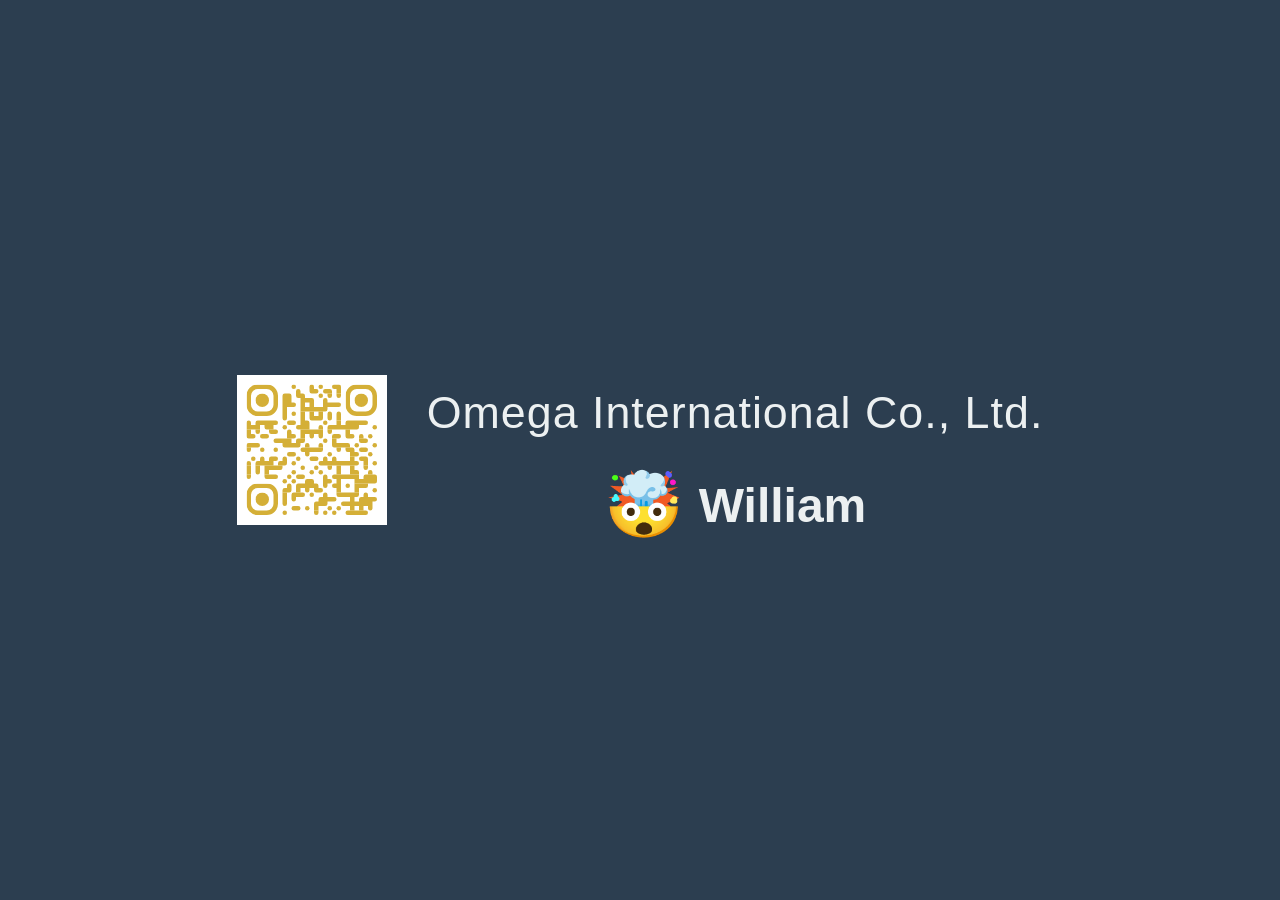
<file: index.html>
<!DOCTYPE html>
<html lang="zh-TW">

<head>
    <meta charset="UTF-8">
    <meta http-equiv="X-UA-Compatible" content="IE=edge"/>
    <meta name="viewport" content="width=device-width, initial-scale=1, user-scalable=1"/>
    <meta name="robots" content="noindex,nofollow,noarchive,nosnippet"/>
    <meta name="googlebot" content="noindex,nofollow,noarchive,nosnippet"/>
    <meta name="bingbot" content="noindex,nofollow,noarchive,nosnippet"/>
    <meta name="Baiduspider" content="noindex,nofollow,noarchive"/>
    <meta name="YandexBot" content="noindex,nofollow,noarchive"/>


    <meta name="title" content="Omega International Co., Ltd.">
    <meta name="description" content="Omega International Co., Ltd."/>

    <title>Omega International Co., Ltd.</title>
    <link rel="icon" href="icon/Omega.svg">


    <!-- Open Graph / Facebook -->
    <meta property="og:type" content="website">
    <meta property="og:url" content="https://www.omega-international.com.tw/">
    <meta property="og:title" content="Omega International Co., Ltd.">
    <meta property="og:description" content="Omega International Co., Ltd.">
    <meta property="og:image"
          content="https://www.omega-international.com.tw/icon/Omega.svg">
    <meta property="og:site_name" content="Omega International">

    <!-- Twitter -->
    <meta property="twitter:card" content="summary_large_image">
    <meta property="twitter:url" content="https://www.omega-international.com.tw/">
    <meta property="twitter:title" content="Omega International Co., Ltd.">
    <meta property="twitter:description" content="Omega International Co., Ltd.">
    <meta property="twitter:image"
          content="https://www.omega-international.com.tw/icon/Omega.svg">


    <!-- 引入外部 CSS 檔案 -->
    <link integrity="sha384-3GNwiqIO4m7ckGl5W1luPZmJKc471kWUCarBcu2tJbTXH95OFToIY6FxUBTOcKNr" rel="stylesheet"
          href="css/style.css"/>

    <meta http-equiv="Content-Security-Policy"
          content="
          default-src 'self';
          img-src 'self' data:;
          style-src 'self' 'unsafe-inline';
          script-src 'self' 'unsafe-eval' https://static.cloudflareinsights.com;
          object-src 'none';
          base-uri 'self';
          "
    >
</head>

<body>
<div class="wrapper">
    <img class="qr-code" src="omega-international-qr-code.svg" alt="omega international qr code"/>

    <div class="container">
        <h1>Omega International Co., Ltd.</h1>
        <div class="floating-group">
            <div class="emoji">🤯</div>
            <div class="name">William</div>
        </div>
    </div>
</div>
</body>

<!-- 在 body 結束前引入外部 JS 檔案 -->
<script integrity="sha384-rktPPgvingmZ3SNZjZZcrPxutX9TreCYk530RM9gzdcPYFyfThsrlqUfHmavHmUN"
        src="js/script.js"
        defer></script>

</html>
<!--
  ┌────────────────────────────────────────────────────────┐
  │ Hmmmmmm....，你會按 F12 喔？                             
  │                                                        
  │ 既然你這麼喜歡看別人的 Code，那代表你一定很閒……            
  │ 不如來幫我們寫 Code 吧！                                
  │ 恭喜你通過第一輪面試。
  │                                 
  │ 請繼續你的第二輪面試。    
  └────────────────────────────────────────────────────────┘
-->
</file>
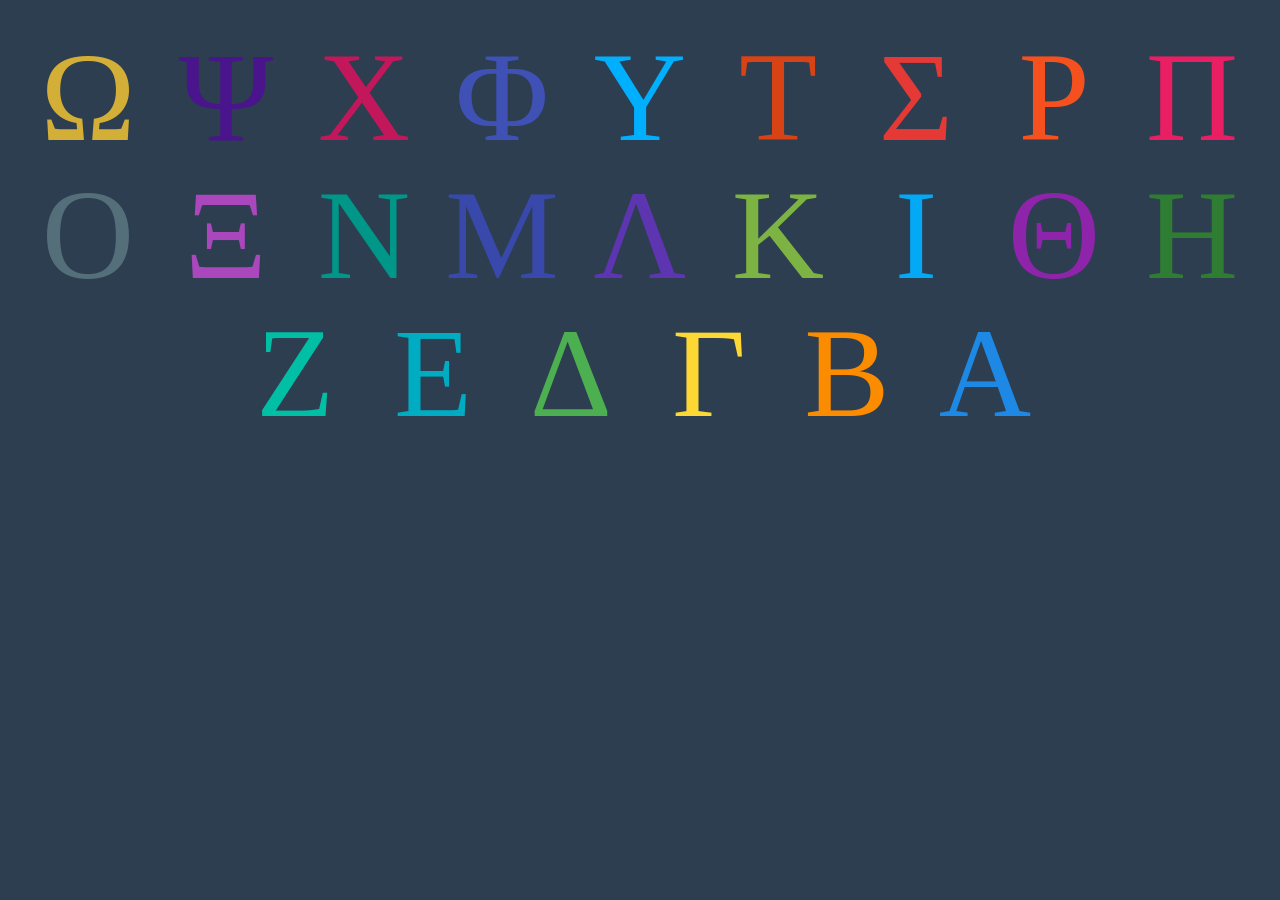
<file: icon/index.html>
<!DOCTYPE html>
<html lang="zh-TW">
<head>
    <meta charset="UTF-8">
    <meta http-equiv="X-UA-Compatible" content="IE=edge"/>
    <meta name="viewport" content="width=device-width, initial-scale=1, user-scalable=1"/>
    <title>ICON</title>
    <style>
        body {
            background-color: #2c3e50;
            display: flex;
            justify-content: center;
            flex-wrap: wrap; /* 允許自動換行 */
            gap: 10px; /* 圖片之間的間隔 */
            padding: 20px;
            margin: 0;
            align-items: center;
        }

        img {
            width: 10vw;
            height: auto;
        }
    </style>
</head>
<body>

<img src="Omega.svg" alt="Omega">
<img src="Psi.svg" alt="Psi">
<img src="Chi.svg" alt="Chi">
<img src="Phi.svg" alt="Phi">
<img src="Upsilon.svg" alt="Upsilon">
<img src="Tau.svg" alt="Tau">
<img src="Sigma.svg" alt="Sigma">
<img src="Rho.svg" alt="Rho">
<img src="Pi.svg" alt="Pi">
<img src="Omicron.svg" alt="Omicron">
<img src="Xi.svg" alt="Xi">
<img src="Nu.svg" alt="Nu">
<img src="Mu.svg" alt="Mu">
<img src="Lambda.svg" alt="Lambda">
<img src="Kappa.svg" alt="Kappa">
<img src="Iota.svg" alt="Iota">
<img src="Theta.svg" alt="Theta">
<img src="Eta.svg" alt="Eta">
<img src="Zeta.svg" alt="Zeta">
<img src="Epsilon.svg" alt="Epsilon">
<img src="Delta.svg" alt="Delta">
<img src="Gamma.svg" alt="Gamma">
<img src="Beta.svg" alt="Beta">
<img src="Alpha.svg" alt="Alpha">


</body>
</html>
</file>
<file: css/style.css>
body {
    background-color: #2c3e50;
    color: #ecf0f1;
    font-family: 'Segoe UI', Roboto, Helvetica, Arial, sans-serif;
    margin: 0;
    min-height: 100vh;
    display: flex;
    justify-content: center;
    align-items: center;
}

.wrapper {
    display: flex;
    flex-direction: row;
    align-items: center;
    justify-content: center;
    gap: 40px;
    padding: 20px;
}

.qr-code {
    width: 150px;
    max-width: 20vw;
    height: auto;
}

.container {
    text-align: center;
}

h1 {
    font-size: 2.8rem;
    margin-bottom: 30px;
    letter-spacing: 1px;
    font-weight: 300;
}

.floating-group {
    display: inline-flex;
    align-items: center;
    gap: 15px;
    animation: gentleFloat 3s infinite ease-in-out;
}

.emoji {
    font-size: 4rem;
}

.name {
    font-size: 3rem;
    font-weight: bold;
}

@keyframes gentleFloat {

    0%,
    100% {
        transform: translateY(0);
    }

    50% {
        transform: translateY(-15px);
    }
}


@media (max-width: 768px) {
    .wrapper {
        flex-direction: column;
        gap: 20px;
    }

    h1 {
        font-size: 2rem;
    }

    .name {
        font-size: 2.2rem;
    }
}

/* 56ys5LqM6Lyq6Z2i6Kmm5Zyw6bue77ya5L2g5b6I5Y+v5Lul5ZS377yM6YKj6bq86YKE5pyJ44CM56ys5LiJ6Lyq6Z2i6Kmm44CN77yM5b+r5Y675om+5ZCnIDop */
</file>
